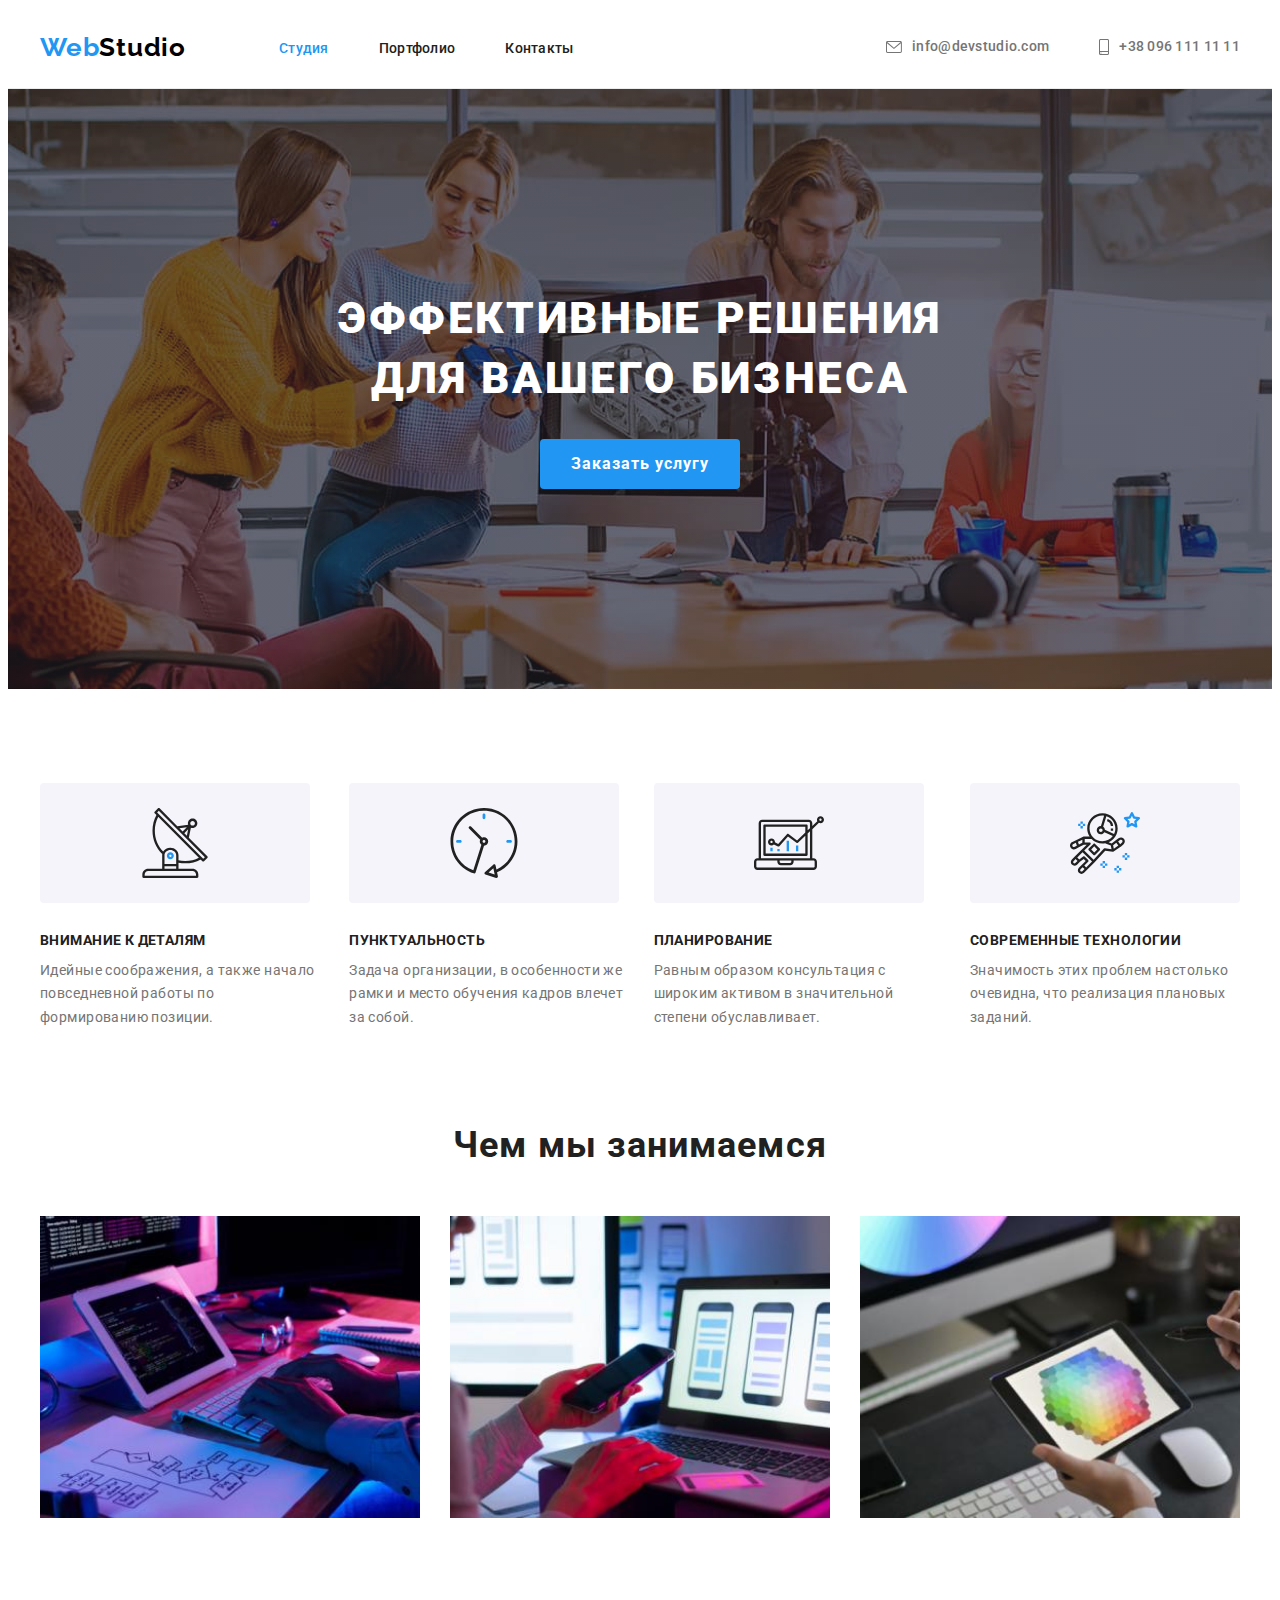
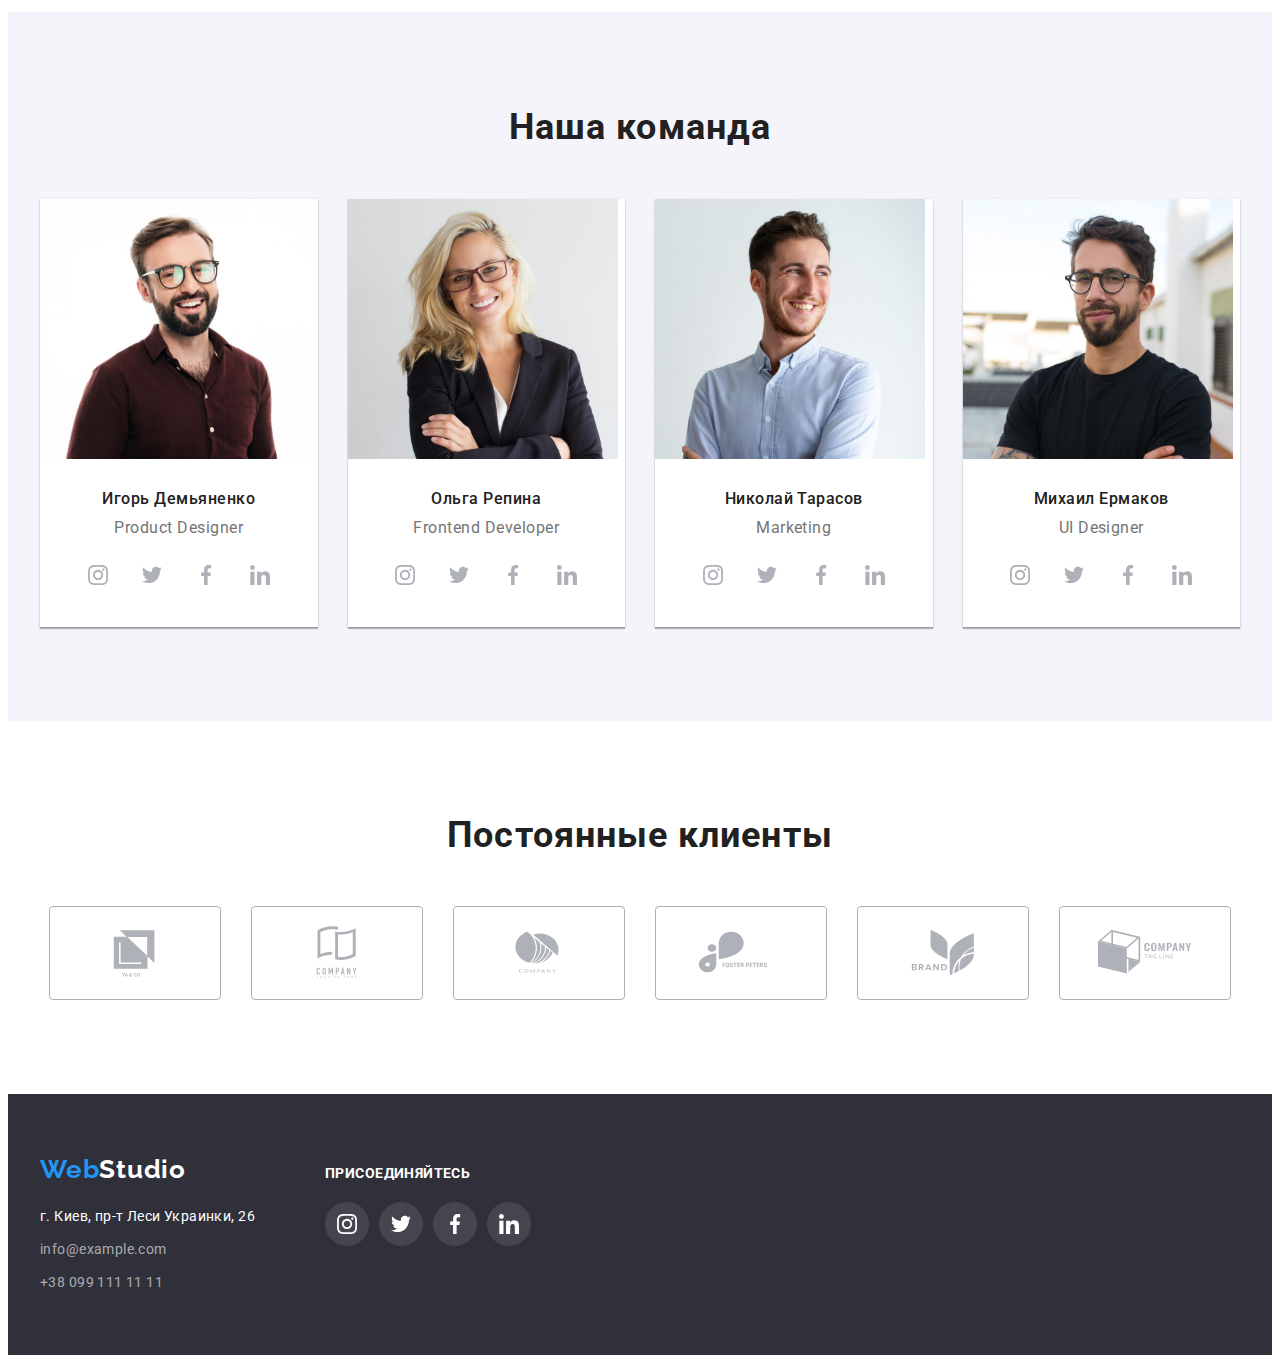
<file: index.html>
<!DOCTYPE html>
<html lang="ru">
<head>
    <meta charset="UTF-8">
    <meta http-equiv="X-UA-Compatible" content="IE=edge">
    <meta name="viewport" content="width=device-width, initial-scale=1.0">
    <link rel="preconnect" href="https://fonts.googleapis.com">
    <link rel="preconnect" href="https://fonts.gstatic.com" crossorigin>
    <link href="https://fonts.googleapis.com/css2?family=Raleway:wght@700&family=Roboto:wght@400;500;700;900&display=swap"
        rel="stylesheet">
    <title>Веб-студия</title>
    <link rel="stylesheet" href="https://cdnjs.cloudflare.com/ajax/libs/modern-normalize/1.1.0/modern-normalize.min.css"
        integrity="sha512-wpPYUAdjBVSE4KJnH1VR1HeZfpl1ub8YT/NKx4PuQ5NmX2tKuGu6U/JRp5y+Y8XG2tV+wKQpNHVUX03MfMFn9Q=="
        crossorigin="anonymous" referrerpolicy="no-referrer" />
    <link rel="stylesheet" href="./css/styles.css">
</head>
<body>
    <header class="header">
        <div class="container">
            <nav>
                <a href="" lang="en" class="header-logo link"><span>Web</span>Studio</a>
                <ul class="header-list">
                    <li class="list-item"><a href="./index.html" class="link current">Студия</a></li>
                    <li class="list-item"><a href="./portfolio.html" class="link header-portfolio">Портфолио</a></li>
                    <li class="list-item"><a href="" class="link">Контакты</a></li>
                </ul>
            </nav>
            <ul class="header-contacts">
                <li class="list-item">
                <a href="mailto:info@devstudio.com" class="link"><svg class="mail-icon" width="16" height="12" ><use href="./images/icons.svg#icon-envelope"></use></svg>info@devstudio.com</a></li>
                <li class="list-item"><a href="tel:+380961111111" class="link"><svg class="smartphone-icon" width="10" height="16">
                    <use href="./images/icons.svg#icon-smartphone"></use>
                </svg>+38 096 111 11 11</a></li>
            </ul>
            </div>
    </header>
<main>

<section class="hero">
    <div class="container">
    <h1 class="hero-headline">Эффективные решения для вашего бизнеса</h1>
    <button type="button" class="hero-button">Заказать услугу</button>
    </div>
</section>

<section class="benefits">
    <div class="container">
    <h2 class="visually-hidden">Преимущества компании</h2>
    <ul class="benefits-content">
        <li class="list-item">
            <div class="benefits-illustration">
            <svg class="benefits-icon" width="70" height="70">
                <use href="./images/icons.svg#icon-antenna"></use>
            </svg>
            </div>
            <h3 class="benefits-title">Внимание к деталям</h3>
            <p class="benefits-text">Идейные соображения, а также начало повседневной работы по формированию позиции.</p>
        </li>
        <li class="list-item">
            <div class="benefits-illustration">
                <svg class="benefits-icon" width="70" height="70">
                    <use href="./images/icons.svg#icon-clock"></use>
                </svg>
            </div>
            <h3 class="benefits-title">Пунктуальность</h3>
            <p class="benefits-text">Задача организации, в особенности же рамки и место обучения кадров влечет за собой.</p>
        </li>
        <li class="list-item">
            <div class="benefits-illustration">
                <svg class="benefits-icon" width="70" height="70">
                    <use href="./images/icons.svg#icon-diagram"></use>
                </svg>
            </div>
            <h3 class="benefits-title">Планирование</h3>
            <p class="benefits-text">Равным образом консультация с широким активом в значительной степени обуславливает.</p>
        </li>
        <li class="list-item">
            <div class="benefits-illustration">
                <svg class="benefits-icon" width="70" height="70">
                    <use href="./images/icons.svg#icon-astronaut"></use>
                </svg>
            </div>
            <h3 class="benefits-title">Современные технологии</h3>
            <p class="benefits-text">Значимость этих проблем настолько очевидна, что реализация плановых заданий.</p>
        </li>
    </ul>
    </div>
</section>

<section class="about">
    <div class="container">
    <h2 class="about-title">Чем мы занимаемся</h2>
    <ul class="about-content">
        <li class="list-item"><a href=""><img src="./images/box-sites.jpg" alt="Разработка сайтов" width="370" height="294"></a></li>
        <li class="list-item"><a href=""><img src="./images/box-optimization.jpg" alt="Мобильная оптимизация" width="370" height="294"></a></li>
        <li class="list-item"><a href=""><img src="./images/box-design.jpg" alt="Дизайн" width="370" height="294"></a></li>
    </ul>
    </div>
</section>

<section class="team">
    <div class="container">
    <h2 class="team-title">Наша команда</h2>
    <ul class="team-content">
        <li class="list-item">
            <img src="./images/worker-product-designer.jpg" alt="Продукт дизайнер" width="270" height="260">
            <div class="team-description"><h3 class="team-member">Игорь Демьяненко</h3>
            <p lang="en" class="team-position">Product Designer</p>
            <ul class="team-soc-list">
                <li class="team-soc-item">
                    <a href="" class="team-soc-link link">
                        <svg class="team-soc-icon" width="20" height="20">
                            <use href="./images/icons.svg#icon-instagram"></use>
                        </svg>
                    </a></li>
                <li class="team-soc-item">
                    <a href="" class="team-soc-link link">
                        <svg class="team-soc-icon" width="20" height="20">
                            <use href="./images/icons.svg#icon-twitter"></use>
                        </svg>
                    </a></li>
                <li class="team-soc-item">
                    <a href="" class="team-soc-link link">
                        <svg class="team-soc-icon" width="20" height="20">
                            <use href="./images/icons.svg#icon-facebook"></use>
                        </svg>
                    </a></li>
                <li class="team-soc-item">
                    <a href="" class="team-soc-link link">
                        <svg class="team-soc-icon" width="20" height="20">
                            <use href="./images/icons.svg#icon-linkedin"></use>
                        </svg>
                    </a></li>
            </ul>
            </div>
        </li>
        <li class="list-item">
            <img src="./images/worker-frontend-developer.jpg" alt="Фронтенд-разработчик" width="270" height="260">
            <div class="team-description"><h3 class="team-member">Ольга Репина</h3>
            <p lang="en" class="team-position">Frontend Developer</p>
                        <ul class="team-soc-list">
                            <li class="team-soc-item">
                                <a href="" class="team-soc-link link">
                                    <svg class="team-soc-icon" width="20" height="20">
                                        <use href="./images/icons.svg#icon-instagram"></use>
                                    </svg>
                                </a>
                            </li>
                            <li class="team-soc-item">
                                <a href="" class="team-soc-link link">
                                    <svg class="team-soc-icon" width="20" height="20">
                                        <use href="./images/icons.svg#icon-twitter"></use>
                                    </svg>
                                </a>
                            </li>
                            <li class="team-soc-item">
                                <a href="" class="team-soc-link link">
                                    <svg class="team-soc-icon" width="20" height="20">
                                        <use href="./images/icons.svg#icon-facebook"></use>
                                    </svg>
                                </a>
                            </li>
                            <li class="team-soc-item">
                                <a href="" class="team-soc-link link">
                                    <svg class="team-soc-icon" width="20" height="20">
                                        <use href="./images/icons.svg#icon-linkedin"></use>
                                    </svg>
                                </a>
                            </li>
                        </ul>
            </div>
        </li>
        <li class="list-item">
            <img src="./images/worker-marketing.jpg" alt="Маркетолог" width="270" height="260">
            <div class="team-description"><h3 class="team-member">Николай Тарасов</h3>
            <p lang="en" class="team-position">Marketing</p>
                        <ul class="team-soc-list">
                            <li class="team-soc-item">
                                <a href="" class="team-soc-link link">
                                    <svg class="team-soc-icon" width="20" height="20">
                                        <use href="./images/icons.svg#icon-instagram"></use>
                                    </svg>
                                </a>
                            </li>
                            <li class="team-soc-item">
                                <a href="" class="team-soc-link link">
                                    <svg class="team-soc-icon" width="20" height="20">
                                        <use href="./images/icons.svg#icon-twitter"></use>
                                    </svg>
                                </a>
                            </li>
                            <li class="team-soc-item">
                                <a href="" class="team-soc-link link">
                                    <svg class="team-soc-icon" width="20" height="20">
                                        <use href="./images/icons.svg#icon-facebook"></use>
                                    </svg>
                                </a>
                            </li>
                            <li class="team-soc-item">
                                <a href="" class="team-soc-link link">
                                    <svg class="team-soc-icon" width="20" height="20">
                                        <use href="./images/icons.svg#icon-linkedin"></use>
                                    </svg>
                                </a>
                            </li>
                        </ul>
            </div>
        </li>
        <li class="list-item">
            <img src="./images/worker-ui-designer.jpg" alt="Дизайнер" width="270" height="260">
            <div class="team-description"><h3 class="team-member">Михаил Ермаков</h3>
            <p lang="en" class="team-position">UI Designer</p>
                        <ul class="team-soc-list">
                            <li class="team-soc-item">
                                <a href="" class="team-soc-link link">
                                    <svg class="team-soc-icon" width="20" height="20">
                                        <use href="./images/icons.svg#icon-instagram"></use>
                                    </svg>
                                </a>
                            </li>
                            <li class="team-soc-item">
                                <a href="" class="team-soc-link link">
                                    <svg class="team-soc-icon" width="20" height="20">
                                        <use href="./images/icons.svg#icon-twitter"></use>
                                    </svg>
                                </a>
                            </li>
                            <li class="team-soc-item">
                                <a href="" class="team-soc-link link">
                                    <svg class="team-soc-icon" width="20" height="20">
                                        <use href="./images/icons.svg#icon-facebook"></use>
                                    </svg>
                                </a>
                            </li>
                            <li class="team-soc-item">
                                <a href="" class="team-soc-link link">
                                    <svg class="team-soc-icon" width="20" height="20">
                                        <use href="./images/icons.svg#icon-linkedin"></use>
                                    </svg>
                                </a>
                            </li>
                        </ul>
            </div>
        </li>
    </ul>
    </div>
</section>

<section class="clients">
    <div class="container">
    <h2 class="clients-title">Постоянные клиенты</h2>
    <ul class="clients-list list-item">
        <li class="clients-item">
            <a href="" class="clients-item-link link">
                <svg class="clients-item-icon" width="106" height="60">
                    <use href="./images/icons.svg#icon-logo-1"></use>
                </svg>
            </a>
        </li>
        <li class="clients-item">
            <a href="" class="clients-item-link">
                <svg class="clients-item-icon" width="106" height="60">
                    <use href="./images/icons.svg#icon-logo-2"></use>
                </svg>
            </a>
        </li>
        <li class="clients-item">
            <a href="" class="clients-item-link">
                <svg class="clients-item-icon" width="106" height="60">
                    <use href="./images/icons.svg#icon-logo-3"></use>
                </svg>
            </a>
        </li>
        <li class="clients-item">
            <a href="" class="clients-item-link">
                <svg class="clients-item-icon" width="106" height="60">
                    <use href="./images/icons.svg#icon-logo-4"></use>
                </svg>
            </a>
        </li>
        <li class="clients-item">
            <a href="" class="clients-item-link">
                <svg class="clients-item-icon" width="106" height="60">
                    <use href="./images/icons.svg#icon-logo-5"></use>
                </svg>
            </a>
        </li>
        <li class="clients-item">
            <a href="" class="clients-item-link">
                <svg class="clients-item-icon" width="106" height="60">
                    <use href="./images/icons.svg#icon-logo-6"></use>
                </svg>
            </a>
        </li>
    </ul>
    </div>

</section>

</main>
<footer class="footer">
    <div class="container footer-content">
    <div class="footer-contacts">
    <a href="" lang="en" class="footer-logo link"><span class="footer-logo-left">Web</span><span class="footer-logo-right">Studio</span></a>
    <address>
        <ul>
            <li class="list-item"><a href="https://goo.gl/maps/LUMPAZrbMtPp7dhw5" target="_blank" class="adress link">г. Киев, пр-т Леси Украинки, 26</a></li>
            <li class="list-item"><a href="mailto:info@example.com" class="footer-contacts link">info@example.com</a></li>
            <li class="list-item"><a href="tel:+380991111111" class="footer-contacts link">+38 099 111 11 11</a></li>
        </ul>
    </address>
    </div>

    <div class="footer-join">
    <p class="join-title">присоединяйтесь</p>
    <ul class="footer-soc-list list-item">
        <li class="footer-soc-item">
            <a href="" class="footer-soc-link link">
                <svg class="footer-soc-icon" width="20" height="20">
                    <use href="./images/icons.svg#icon-instagram"></use>
                </svg>
            </a>
        </li>
        <li class="footer-soc-item">
            <a href="" class="footer-soc-link link">
                <svg class="footer-soc-icon" width="20" height="20">
                    <use href="./images/icons.svg#icon-twitter"></use>
                </svg>
            </a>
        </li>
        <li class="footer-soc-item">
            <a href="" class="footer-soc-link link">
                <svg class="footer-soc-icon" width="20" height="20">
                    <use href="./images/icons.svg#icon-facebook"></use>
                </svg>
            </a>
        </li>
        <li class="footer-soc-item">
            <a href="" class="footer-soc-link link">
                <svg class="footer-soc-icon" width="20" height="20">
                    <use href="./images/icons.svg#icon-linkedin"></use>
                </svg>
            </a>
        </li>
    </ul>
    </div>

    </div>
</footer>
</body>
</html>
</file>
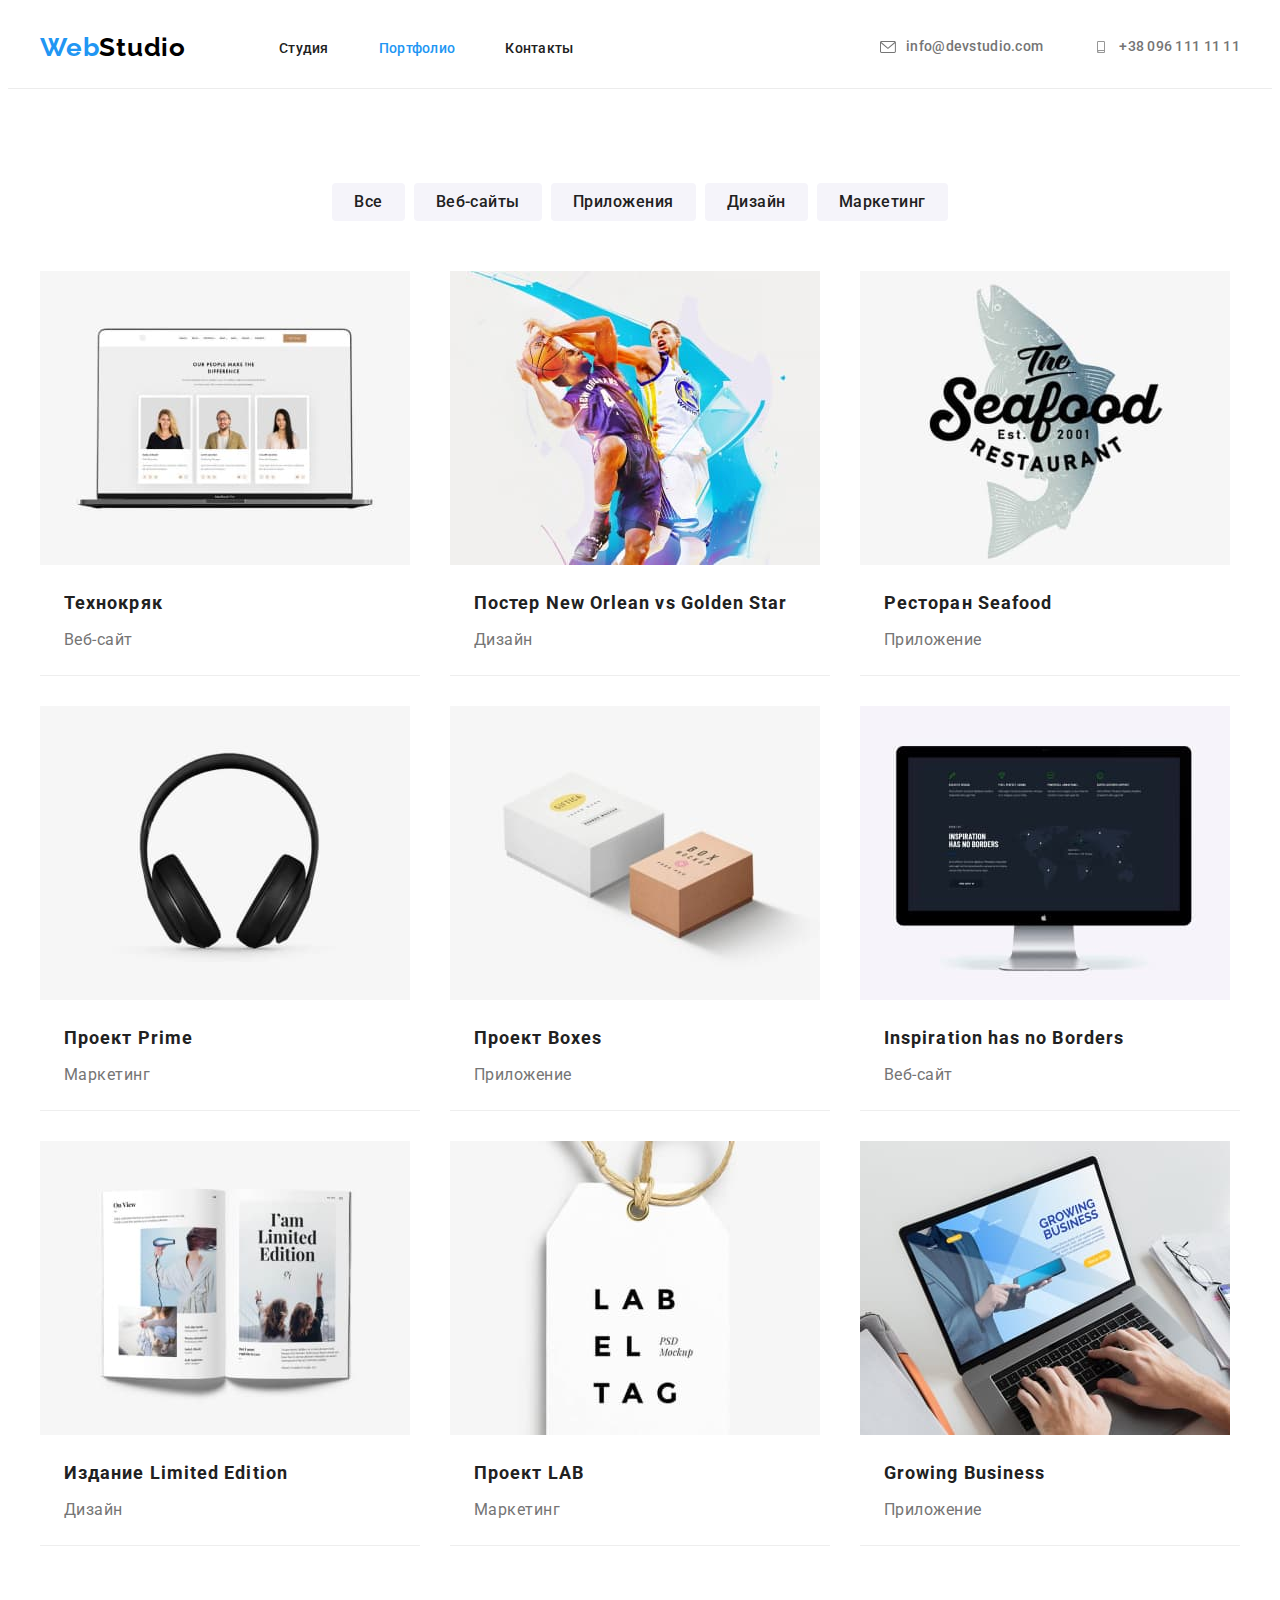
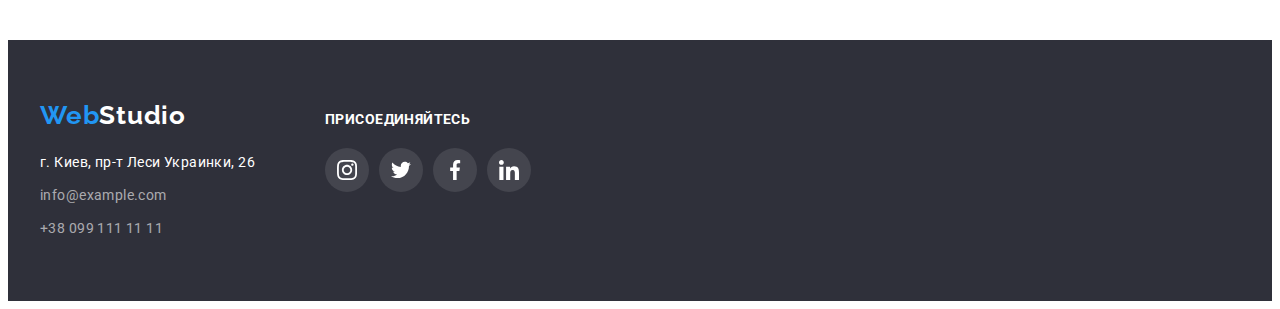
<file: portfolio.html>
<!DOCTYPE html>
<html lang="ru">

<head>
    <meta charset="UTF-8">
    <meta http-equiv="X-UA-Compatible" content="IE=edge">
    <meta name="viewport" content="width=device-width, initial-scale=1.0">
    <link rel="preconnect" href="https://fonts.googleapis.com">
    <link rel="preconnect" href="https://fonts.gstatic.com" crossorigin>
    <link
        href="https://fonts.googleapis.com/css2?family=Raleway:wght@700&family=Roboto:wght@400;500;700;900&display=swap"
        rel="stylesheet">
    <title>Портфолио</title>
    <link rel="stylesheet" href="https://cdnjs.cloudflare.com/ajax/libs/modern-normalize/1.1.0/modern-normalize.min.css"
        integrity="sha512-wpPYUAdjBVSE4KJnH1VR1HeZfpl1ub8YT/NKx4PuQ5NmX2tKuGu6U/JRp5y+Y8XG2tV+wKQpNHVUX03MfMFn9Q=="
        crossorigin="anonymous" referrerpolicy="no-referrer" />
    <link rel="stylesheet" href="./css/styles.css">
</head>

<body>
    
    <header class="header">
        <div class="container">
        <nav>
            <a href="" lang="en" class="header-logo link"><span>Web</span>Studio</a>
            <ul class="header-list">
                <li class="list-item"><a href="./index.html" class="link">Студия</a></li>
                <li class="list-item"><a href="./portfolio.html" class="link current">Портфолио</a></li>
                <li class="list-item"><a href="" class="link">Контакты</a></li>
            </ul>
        </nav>
            <ul class="header-contacts">
                <li class="list-item">
                    <a href="mailto:info@devstudio.com" class="link"><svg class="mail-icon" width="16" height="12">
                            <use href="./images/icons.svg#icon-envelope"></use>
                        </svg>info@devstudio.com</a>
                </li>
                <li class="list-item"><a href="tel:+380961111111" class="link"><svg class="smartphone-icon" width="16" height="12">
                            <use href="./images/icons.svg#icon-smartphone"></use>
                        </svg>+38 096 111 11 11</a></li>
            </ul>
            </div>
    </header>
    <main>
        <section class="portfolio">
            <div class="container">
            <h1 class="visually-hidden">Портфолио</h1>
            <ul class="portfolio-filter">
                <li class="list-item"><button type="button" class="portfolio-button">Все</button></li>
                <li class="list-item"><button type="button" class="portfolio-button">Веб-сайты</button></li>
                <li class="list-item"><button type="button" class="portfolio-button">Приложения</button></li>
                <li class="list-item"><button type="button" class="portfolio-button">Дизайн</button></li>
                <li class="list-item"><button type="button" class="portfolio-button">Маркетинг</button></li>
            </ul>
            <ul class="portfolio-content">
                <li class="list-item">
                    <a href="" class="link">
                        <img src="./images/project-tehnokryak.jpg" alt="Веб-сайт" width="370" height="294">
                        <div class="portfoplio-description"><h2 class="portfolio-title">Технокряк</h2>
                        <p class="portfolio-text">Веб-сайт</p>
                        </div>
                    </a>
                </li>
                <li class="list-item">
                    <a href="" class="link">
                        <img src="./images/project-poster.jpg" alt="Дизайн" width="370" height="294">
                        <div class="portfoplio-description"><h2 class="portfolio-title">Постер New Orlean vs Golden Star</h2>
                        <p class="portfolio-text">Дизайн</p>
                        </div>
                    </a>
                </li>
                <li class="list-item">
                    <a href="" class="link">
                        <img src="./images/project-seafood.jpg" alt="Приложение" width="370" height="294">
                        <div class="portfoplio-description"><h2 class="portfolio-title">Ресторан Seafood</h2>
                        <p class="portfolio-text">Приложение</p>
                        </div>
                    </a>
                </li>
                <li class="list-item">
                    <a href="" class="link">
                        <img src="./images/project-prime.jpg" alt="Маркетинг" width="370" height="294">
                        <div class="portfoplio-description"><h2 class="portfolio-title">Проект Prime</h2>
                        <p class="portfolio-text">Маркетинг</p>
                        </div>
                    </a>
                </li>
                <li class="list-item">
                    <a href="" class="link">
                        <img src="./images/project-boxes.jpg" alt="Приложение" width="370" height="294">
                        <div class="portfoplio-description"><h2 class="portfolio-title">Проект Boxes</h2>
                        <p class="portfolio-text">Приложение</p>
                        </div>
                    </a>
                </li>
                <li class="list-item">
                    <a href="" class="link">
                        <img src="./images/project-inspiration.jpg" alt="Веб-сайт" width="370" height="294">
                        <div class="portfoplio-description"><h2 class="portfolio-title">Inspiration has no Borders</h2>
                        <p class="portfolio-text">Веб-сайт</p>
                        </div>
                    </a>
                </li>
                <li class="list-item">
                    <a href="" class="link">
                        <img src="./images/project-limited.jpg" alt="Дизайн" width="370" height="294">
                        <div class="portfoplio-description"><h2 class="portfolio-title">Издание Limited Edition</h2>
                        <p class="portfolio-text">Дизайн</p>
                        </div>
                    </a>
                </li>
                <li class="list-item">
                    <a href="" class="link">
                        <img src="./images/project-lab.jpg" alt="Маркетинг" width="370" height="294">
                        <div class="portfoplio-description"><h2 class="portfolio-title">Проект LAB</h2>
                        <p class="portfolio-text">Маркетинг</p>
                        </div>
                    </a>
                </li>
                <li class="list-item">
                    <a href="" class="link">
                        <img src="./images/project-business.jpg" alt="Приложение" width="370" height="294">
                        <div class="portfoplio-description"><h2 class="portfolio-title">Growing Business</h2>
                        <p class="portfolio-text">Приложение</p>
                        </div>
                    </a>
                </li>
            </ul>
            </div>
        </section>
    </main>
<footer class="footer">
    <div class="container footer-content">
        <div class="footer-contacts">
            <a href="" lang="en" class="footer-logo link"><span class="footer-logo-left">Web</span><span
                    class="footer-logo-right">Studio</span></a>
            <address>
                <ul>
                    <li class="list-item"><a href="https://goo.gl/maps/LUMPAZrbMtPp7dhw5" target="_blank"
                            class="adress link">г. Киев, пр-т Леси Украинки, 26</a></li>
                    <li class="list-item"><a href="mailto:info@example.com"
                            class="footer-contacts link">info@example.com</a></li>
                    <li class="list-item"><a href="tel:+380991111111" class="footer-contacts link">+38 099 111 11 11</a>
                    </li>
                </ul>
            </address>
        </div>

        <div class="footer-join">
            <p class="join-title">присоединяйтесь</p>
            <ul class="footer-soc-list list-item">
                <li class="footer-soc-item">
                    <a href="" class="footer-soc-link link">
                        <svg class="footer-soc-icon" width="20" height="20">
                            <use href="./images/icons.svg#icon-instagram"></use>
                        </svg>
                    </a>
                </li>
                <li class="footer-soc-item">
                    <a href="" class="footer-soc-link link">
                        <svg class="footer-soc-icon" width="20" height="20">
                            <use href="./images/icons.svg#icon-twitter"></use>
                        </svg>
                    </a>
                </li>
                <li class="footer-soc-item">
                    <a href="" class="footer-soc-link link">
                        <svg class="footer-soc-icon" width="20" height="20">
                            <use href="./images/icons.svg#icon-facebook"></use>
                        </svg>
                    </a>
                </li>
                <li class="footer-soc-item">
                    <a href="" class="footer-soc-link link">
                        <svg class="footer-soc-icon" width="20" height="20">
                            <use href="./images/icons.svg#icon-linkedin"></use>
                        </svg>
                    </a>
                </li>
            </ul>
        </div>

    </div>
</footer>
</body>
</html>
</file>
<file: css/styles.css>
:root {
    --main-text-color: #212121;
    --second-text-color: #757575;
    --white-text-color: #FFFFFF;
    --accent-color: #2196F3;
    --main-background-color: #FFFFFF;
    --section-background-color: #F5F4FA;
    --dark-background-color: #2F303A;
}

p, h1, h2, h3, h4, h5, h6 {
    margin: 0;
}

ul, ol {
    padding-left: 0;
    margin: 0;
    list-style: none;
}

button {
    cursor: pointer;
    font-family: inherit;
}

img{
    display: block;
}


.link {
    text-decoration: none;   
}


body {
    font-family: "Roboto", sans-serif;
}

.container {
    width: 1200px;
    margin: 0 auto;
    padding-left: 15px;
    padding-right: 15px;
}


/* Header */

.header .container {
    display: flex;
    align-items: center;
}


.header {
    border-bottom: 1px solid #ECECEC;
    padding-top: 24px;
    padding-bottom: 25px;
}

.header-list {
    display: flex;
}

.header-contacts{
    display: flex;
    margin-left: auto;
}

.header-list .list-item:not(:last-child) {
    margin-right: 50px;
}

.header-contacts .list-item:not(:last-child) {
    margin-right: 50px;
}

.header-logo {
    margin-right: 93px;

    font-family: 'Raleway';
    font-weight: 700;
    font-size: 26px;
    line-height: 1.19;
    letter-spacing: 0.03em;
    color: #000000;
}

.header nav {
    display: flex;
    align-items: center;
}


.header-logo > span{
    color: var(--accent-color);
}

.header .link.current{
    color: var(--accent-color);
}


.header-list a{
    font-weight: 500;
    font-size: 14px;
    line-height: 1.14;
    letter-spacing: 0.02em;
    color: var(--main-text-color);
}

.header-contacts a {
    display: flex;
    justify-content: center;
    align-items: center;
    font-weight: 500;
    font-size: 14px;
    line-height: 1.14;
    letter-spacing: 0.02em;
    color: var(--second-text-color);
}

.mail-icon, .smartphone-icon {
    margin-right: 10px;
    fill: currentColor;
}

.header-list a:hover, 
.header-list a:focus{
    color: var(--accent-color);
}

.header-contacts a:hover,
.header-contacts a:focus {
    color: var(--accent-color);
}

/* Hero */


.hero .container {
    text-align: center;
}

.hero h1 {
    margin-right: auto;
    margin-left: auto;
}

.hero {
    max-width: 1600px;
    margin: 0 auto;
    padding-top: 200px;
    padding-bottom: 200px;
    border-color: var(--dark-background-color);
    background-image: linear-gradient(rgba(47, 48, 58, 0.4), rgba(47, 48, 58, 0.4)), url(../images/hero-background.jpg);
    background-repeat: no-repeat;
    background-position: center;
    block-size: cover;
}

.hero-headline {
    margin-bottom: 30px;
    max-width: 696px;

    font-weight: 900;
    font-size: 44px;
    line-height: 1.36;
    letter-spacing: 0.06em;
    text-transform: uppercase;
    color: var(--white-text-color);
    
}


.hero-button {
    width: 200px;
    height: 50px;
    font-weight: 700;
    font-size: 16px;
    line-height: 1.87;
    letter-spacing: 0.06em;
    color: var(--white-text-color);
    background-color: var(--accent-color);
    border: transparent;
    border-radius: 4px;
}

.hero-button:hover,
.hero-button:focus{
background-color: #188CE8;
}

/* Benefits */

.visually-hidden {
  position: absolute;
  white-space: nowrap;
  width: 1px;
  height: 1px;
  overflow: hidden;
  border: 0;
  padding: 0;
  clip: rect(0 0 0 0);
  clip-path: inset(50%);
  margin: -1px;
}

.benefits {
    padding-top: 94px;
}

.benefits-content{
    display: flex;
}

.benefits-illustration {
    display: flex;
    align-items: center;
    justify-content: center;
    width: 270px;
    height: 120px;
    background-color: #F5F4FA;
    border-radius: 4px;
    margin-bottom: 30px;
}


.benefits-content .list-item:not(:last-child) {
    margin-right: 30px;
}

.benefits-title{
margin-bottom: 10px;

font-size: 14px;
line-height: 1.14;
letter-spacing: 0.03em;
text-transform: uppercase;
color: var(--main-text-color);
}

.benefits-text{
font-size: 14px;
line-height: 1.71;
letter-spacing: 0.03em;
color: var(--second-text-color);
}

/* About */

.about {
    padding-top: 94px;
    padding-bottom: 94px;
}

.about-content {
    display: flex;
    margin-right: -30px;
}

.about-content .list-item {
    flex-basis: calc(100% / 3 - 30px);
    margin-right: 30px;
}

.about img {
    width: 100%;
    height: auto;
}

.about-title {
margin-bottom: 50px;

font-size: 36px;
line-height: 1.17;
text-align: center;
letter-spacing: 0.03em;
color: var(--main-text-color);
}

/* Team */

.team-content {
display: flex;
margin-right: -30px;
}

.team-content .list-item {
flex-basis: calc(100% / 4 - 30px);
margin-right: 30px;

background-color: var(--white-text-color);
box-shadow: 0px 1px 3px rgba(0, 0, 0, 0.12), 0px 1px 1px rgba(0, 0, 0, 0.14), 0px 2px 1px rgba(0, 0, 0, 0.2);
}

.team {
padding-top: 94px;
padding-bottom: 94px;

background-color: var(--section-background-color);
}


.team-description {
    padding-top: 30px;
    padding-bottom: 30px;
}

.team-title{
margin-bottom: 50px;

font-size: 36px;
line-height: 1.17;
letter-spacing: 0.03em;
color: var(--main-text-color);
text-align: center;
}

.team-member {
margin-bottom: 10px;

font-weight: 500;
font-size: 16px;
line-height: 1.19;
letter-spacing: 0.03em;
color: var(--main-text-color);
text-align: center;
}

.team-position{
font-size: 16px;
line-height: 1.19;
letter-spacing: 0.03em;
color: var(--second-text-color);
text-align: center;
}

.team-soc-list {
    display: flex;
    justify-content: center;
    list-style: none;
    margin-top: 16px;
}

.team-soc-item {
    width: 44px;
    height: 44px;
    margin-right: 10px;
}

.team-soc-item:last-child {
    margin-right: 0;
}

.team-soc-link {
display: flex;
width: 100%;
height: 100%;
border-radius: 50%;
align-items: center;
justify-content: center;
color: #AFB1B8;
}

.team-soc-icon {
    fill: currentColor;
}

.team-soc-link:hover,
.team-soc-link:focus {
background-color: var(--accent-color);
color: var(--white-text-color);
}

/* Clients */

.clients {
    padding-top: 94px;
    padding-bottom: 94px;
}

.clients-title {
    font-size: 36px;
    line-height: 1.16;
    text-align: center;
    letter-spacing: 0.03em;
    color: var(--main-text-color);
    margin-bottom: 50px;
}

.clients-list {
    display: flex;
    justify-content: center;
    align-items: center;
}

.clients-item:not(:last-child) {
    margin-right: 30px;
}


.clients-item-link {
    display: flex;
    align-items: center;
    justify-content: center;
    width: 170px;
    height: 92px;
    border: 1px solid #AFB1B8;
    border-radius: 4px;
    color: #AFB1B8;
}

.clients-item-icon {
    fill: currentColor;
}

.clients-item-link:hover,
.clients-item-link:focus {
    color: var(--accent-color);
    border-color: var(--accent-color);
}

/* Footer */

.footer{
    background-color: var(--dark-background-color);
    padding-top: 60px;
    padding-bottom: 60px;
}


.footer .list-item:not(:last-child) {
margin-bottom: 9px;
}


.footer-logo {
display: inline-block;
margin-bottom: 20px;

font-family: 'Raleway', sans-serif;
font-weight: 700;
font-size: 26px;
line-height: 1.19;
letter-spacing: 0.03em;
}


.footer-logo-left{
    color: var(--accent-color);
}

.footer-logo-right{
    color: var(--white-text-color);
}

.adress {
font-style: normal;
font-size: 14px;
line-height: 1.71;
letter-spacing: 0.03em;
color: var(--white-text-color);
}

.footer-contacts{
font-style: normal;
font-size: 14px;
line-height: 1.71;
letter-spacing: 0.03em;
color: rgba(255, 255, 255, 0.6);
}

.adress:hover,
.adress:focus {
    color: var(--accent-color);
}

.footer-contacts:hover,
.footer-contacts:focus {
    color: var(--accent-color);
}


.footer-content {
    display: flex;
}

.footer-join {
    margin-left: 70px;
    padding-top: 12px;
}

.join-title {
    font-weight: 700;
    font-size: 14px;
    line-height: 1.14;
    letter-spacing: 0.03em;
    text-transform: uppercase;
    color: var(--white-text-color);
}

.footer-soc-list {
    display: flex;
    justify-content: center;
    margin-top: 20px;
}

 .footer-soc-item {
    width: 44px;
    height: 44px;
    margin-right: 10px;
}


.footer-soc-item:last-child {
    margin-right: 0;
}


.footer-soc-link {
    display: flex;
    width: 100%;
    height: 100%;
    border-radius: 50%;
    align-items: center;
    justify-content: center;
    color: #FFFFFF;
    background-color: rgba(255, 255, 255, 0.1);
}


.footer-soc-icon {
    fill: currentColor;
}


.footer-soc-link:hover,
.footer-soc-link:focus {
    background-color: var(--accent-color);
    color: var(--white-text-color);
}

/* -------Portfolio-------- */

.portfolio .container {
    margin-top: 94px;
    margin-bottom: 94px;
}

.portfolio-filter {
    display: flex;
    justify-content: center;
    margin-bottom: 50px;
}

.portfolio-filter li:not(:last-child) {
    margin-right: 9px;
}

.portfolio-button:hover,
.portfolio-button:focus {
    box-shadow: 0px 3px 1px rgba(0, 0, 0, 0.1), 0px 1px 2px rgba(0, 0, 0, 0.08), 0px 2px 2px rgba(0, 0, 0, 0.12);
}

.portfolio-content {
display: flex;
flex-wrap: wrap;
margin-right: -30px;
margin-bottom: -30px;
}

.portfolio-content .list-item {
    flex-basis: calc(100% / 3 - 30px);
    margin-right: 30px;
    margin-bottom: 30px;
    border-bottom: 1px solid #EEEEEE;;
}

.portfolio-content .link {
display: inline-block;
width: 100%;
height: 100%;
}

.portfolio-content .link:hover {
    box-shadow: 0px 1px 1px rgba(0, 0, 0, 0.12), 0px 4px 4px rgba(0, 0, 0, 0.06), 1px 4px 6px rgba(0, 0, 0, 0.16);
}

.portfolio-button{
padding: 6px 22px;

font-weight: 500;
font-size: 16px;
line-height: 1.62;
letter-spacing: 0.03em;
color: var(--main-text-color);
background-color: var(--section-background-color);
border: transparent;
border-radius: 4px;
}

.portfolio-button:hover{
color: var(--white-text-color);
background-color: var(--accent-color);
}

.portfolio-title{
margin-bottom: 4px;

font-size: 18px;
line-height: 2;
letter-spacing: 0.06em;
color: var(--main-text-color);
}

.portfolio-text{
font-size: 16px;
line-height: 1.88;
letter-spacing: 0.03em;
color: var(--second-text-color);
}

.portfoplio-description {
    padding: 20px 24px;
}
</file>
